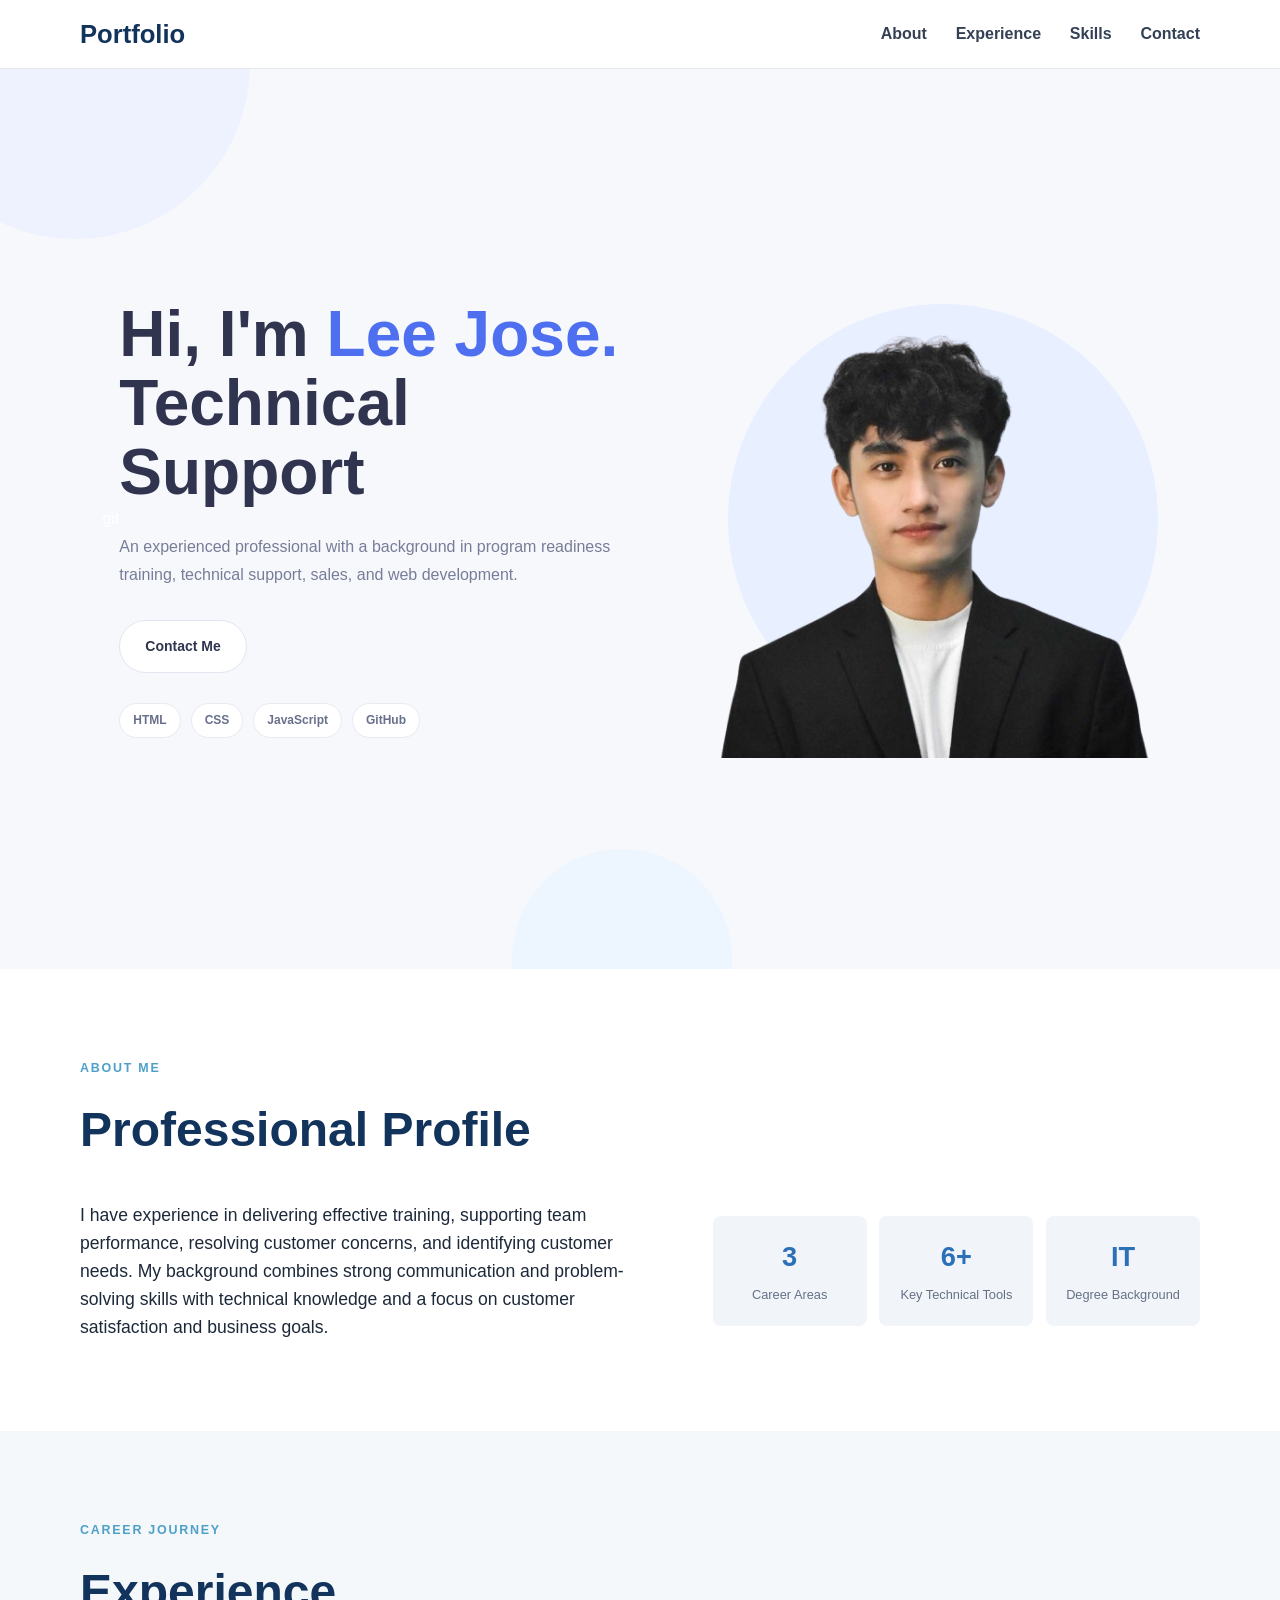
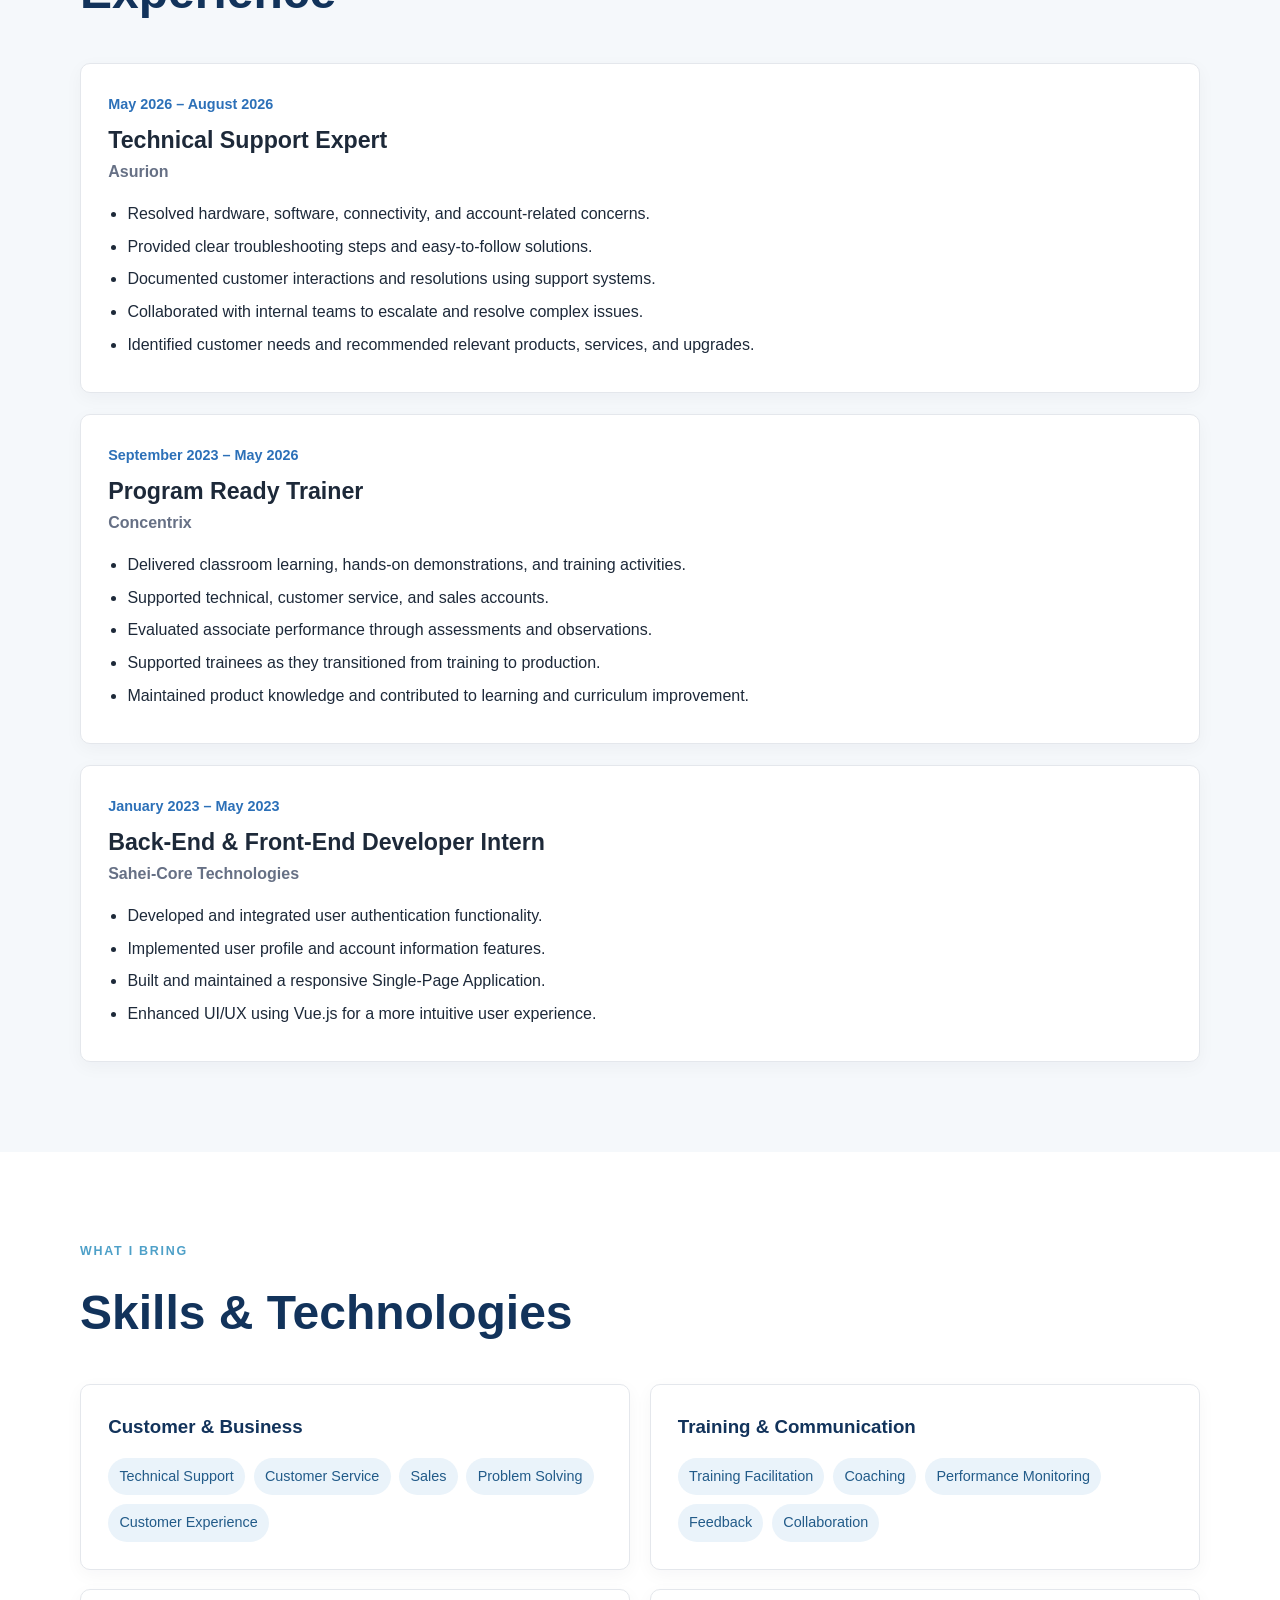
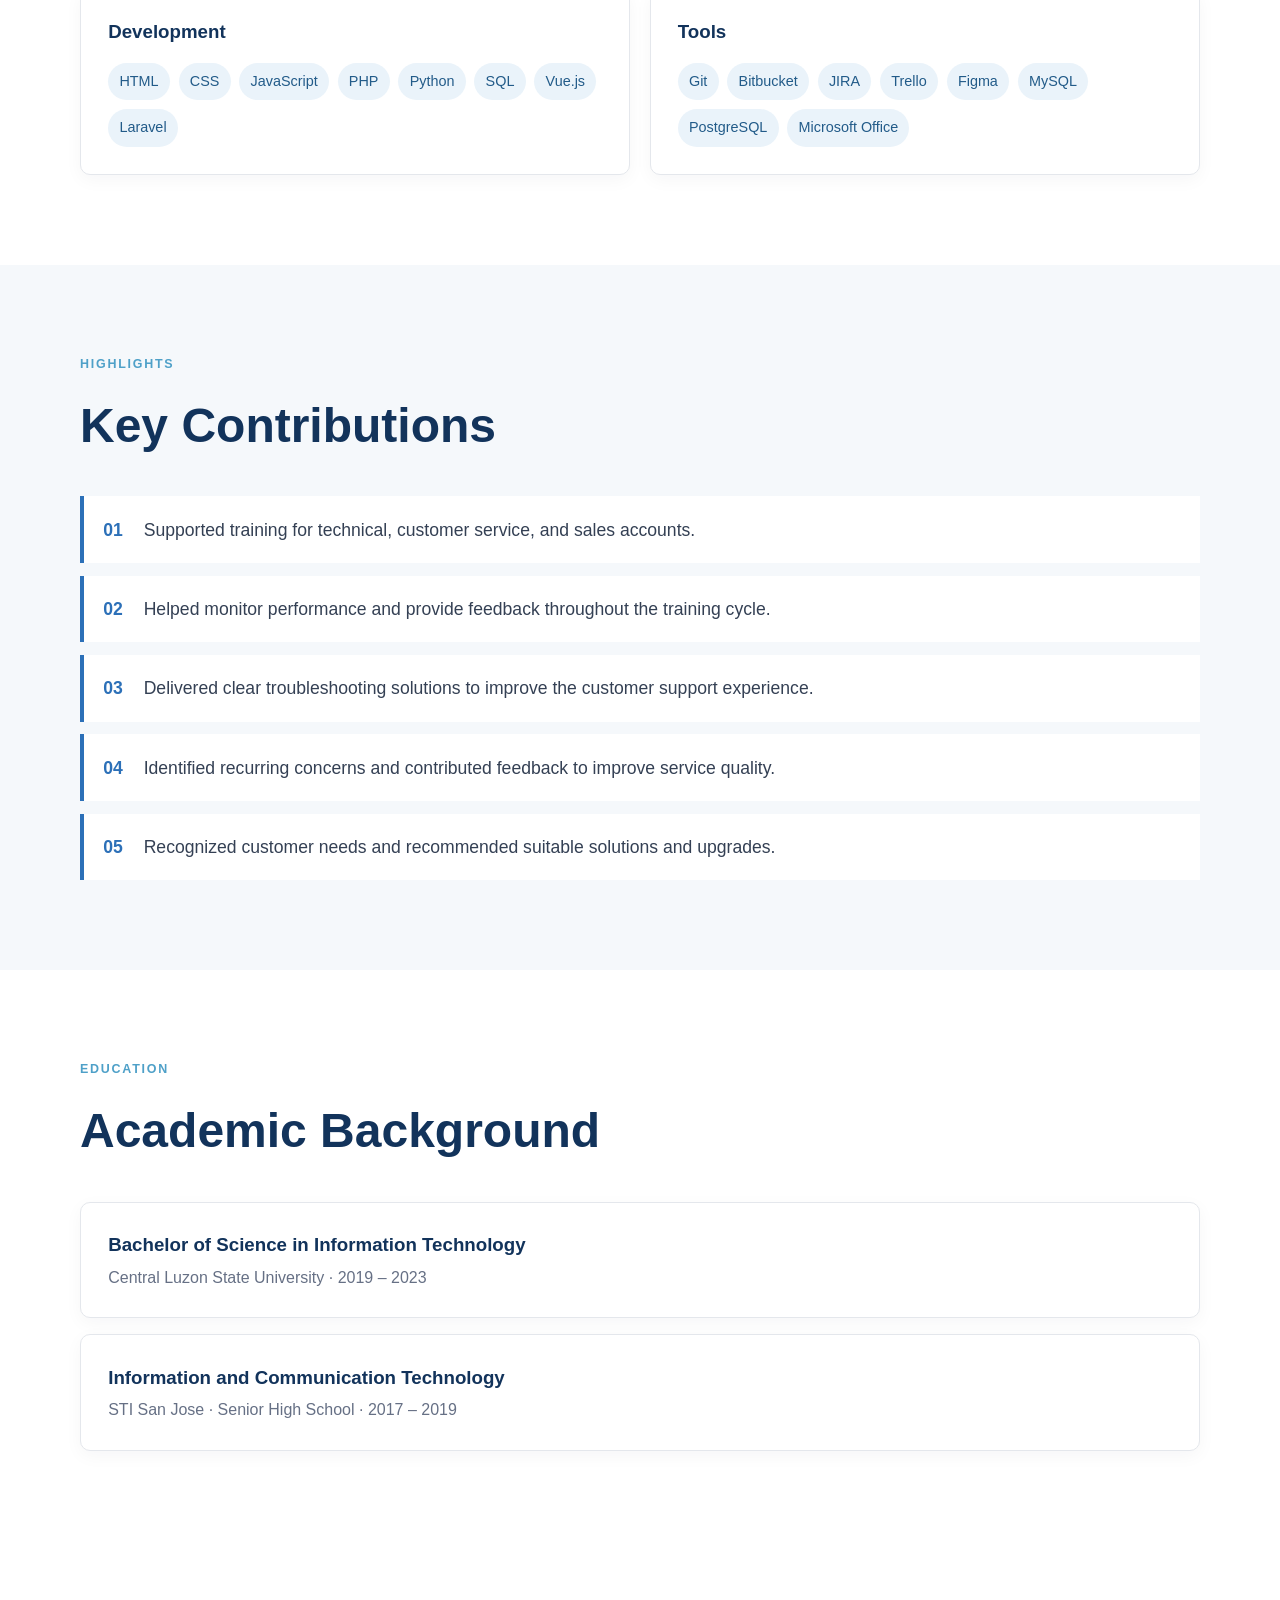
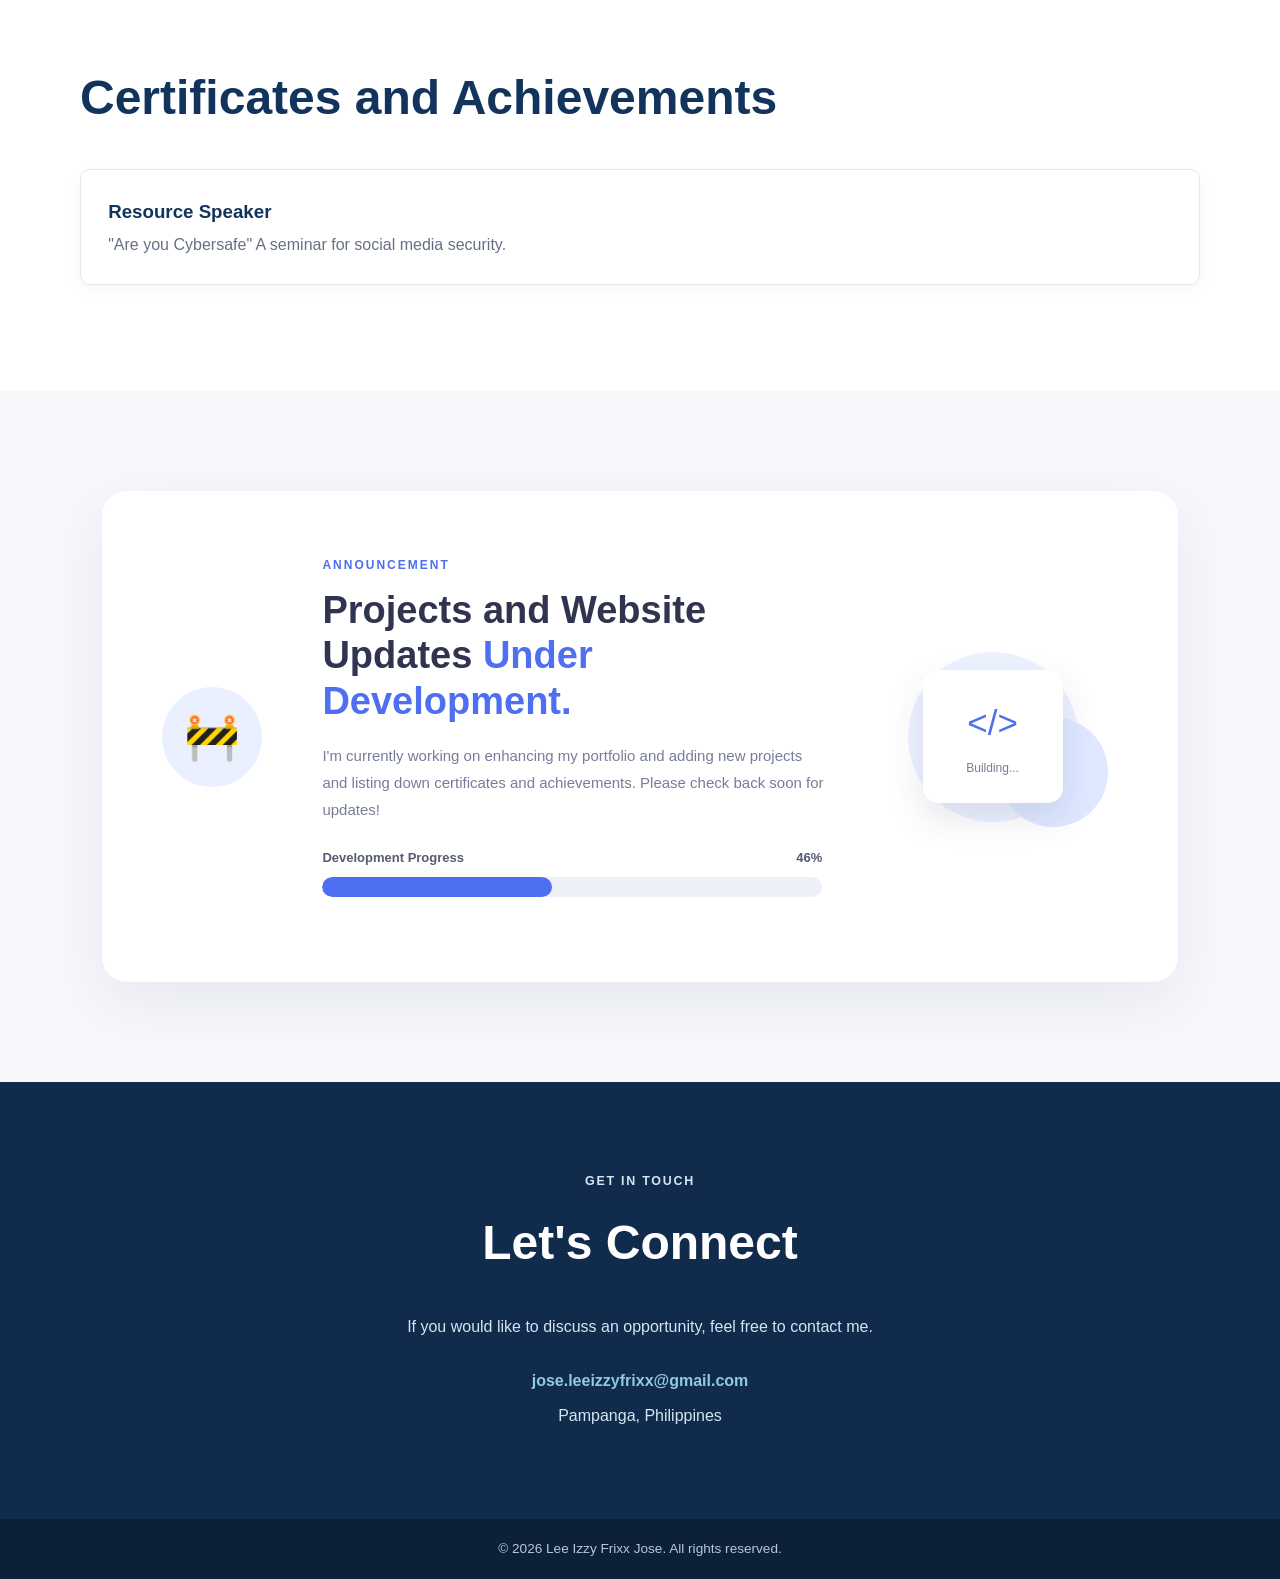
<file: index.html>
<!DOCTYPE html>
<html lang="en">
<head>
  <meta charset="UTF-8">
  <meta name="viewport" content="width=device-width, initial-scale=1.0">
  <title>Lee Izzy Frixx Jose | Portfolio</title>
  <link rel="stylesheet" href="style.css">
</head>
<body>

  <nav class="navbar">
    <div class="container nav-content">
      <a href="#home" class="logo">Portfolio</a>
      <button class="menu-btn" id="menuBtn" aria-label="Open menu">☰</button>
      <ul class="nav-links" id="navLinks">
        <li><a href="#about">About</a></li>
        <li><a href="#experience">Experience</a></li>
        <li><a href="#skills">Skills</a></li>
        <!--<li><a href="#projects">Project</a></li>-->
        <li><a href="#contact">Contact</a></li>
      </ul>
    </div>
  </nav>

  <main>
    <!--<section id="home" class="hero">
      <div class="container hero-content">
        <p class="eyebrow">HELLO, I'M</p>
        <h1>Lee Izzy Frixx Jose</h1>
        <h2>Technical Support · Customer Experience · Sales & Training</h2>
        <p class="hero-text">
          An experienced professional with a background in program readiness training,
          technical support, sales, and web development.
        </p>
        <div class="hero-buttons">
          <a href="#experience" class="btn primary">View Experience</a>
          <a href="#contact" class="btn secondary">Contact Me</a>
        </div>
      </div>
    </section> > -->

<!-- =========================
     HERO SECTION
========================= -->

<section class="hero" id="home">git 

    <!-- Background Decorations -->
    <div class="hero-shape shape-one"></div>
    <div class="hero-shape shape-two"></div>

    <div class="hero-container">

        <!-- LEFT CONTENT -->
        <div class="hero-content">
          <!--
            <p class="welcome-text">
                Welcome To My Portfolio
            </p>
              -->
            <h1>
                Hi, I'm <span>Lee Jose.</span>
                <br>
                <strong id="typing-text">Technical Support</strong>
            </h1>

            <p class="hero-description">
                An experienced professional with a background in program readiness training,
          technical support, sales, and web development.
            </p>

            <div class="hero-buttons">
              <!--
                <a href="#projects" class="btn primary-btn">
                    View My Projects
                    <span>↗</span>
                </a> 
                -->

                <a href="#contact" class="btn secondary-btn">
                    Contact Me
                </a>

            </div>

            <!-- Small Skills -->
            <div class="hero-skills">

                <span>HTML</span>
                <span>CSS</span>
                <span>JavaScript</span>
                <span>GitHub</span>

            </div>

        </div>


        <!-- RIGHT IMAGE -->
        <div class="hero-image">

            <div class="image-circle"></div>

            <!-- Replace this with your own image -->
            <img 
                src="images/Professional_Picture-removebg-preview.png"
                alt="Web Developer Illustration"
            >

            <!-- Floating Card 
            <div class="floating-card">
                <div class="code-icon">&lt;/&gt;</div>

                
                <div>
                    <strong>Building Ideas</strong>
                    <small>One line of code at a time.</small>
                </div>
            </div>
          -->
        </div>

    </div>

</section>

    <section id="about" class="section">
      <div class="container">
        <p class="section-label">ABOUT ME</p>
        <h2>Professional Profile</h2>
        <div class="about-grid">
          <p>
            I have experience in delivering effective training, supporting team
            performance, resolving customer concerns, and identifying customer needs.
            My background combines strong communication and problem-solving skills with
            technical knowledge and a focus on customer satisfaction and business goals.
          </p>
          <div class="stats">
            <div class="stat-card"><strong>3</strong><span>Career Areas</span></div>
            <div class="stat-card"><strong>6+</strong><span>Key Technical Tools</span></div>
            <div class="stat-card"><strong>IT</strong><span>Degree Background</span></div>
          </div>
        </div>
      </div>
    </section>

    <section id="experience" class="section alt">
      <div class="container">
        <p class="section-label">CAREER JOURNEY</p>
        <h2>Experience</h2>

        <div class="timeline">

          <article class="timeline-card">
            <span class="date">May 2026 – August 2026</span>
            <h3>Technical Support Expert</h3>
            <h4>Asurion</h4>
            <ul>
              <li>Resolved hardware, software, connectivity, and account-related concerns.</li>
              <li>Provided clear troubleshooting steps and easy-to-follow solutions.</li>
              <li>Documented customer interactions and resolutions using support systems.</li>
              <li>Collaborated with internal teams to escalate and resolve complex issues.</li>
              <li>Identified customer needs and recommended relevant products, services, and upgrades.</li>
            </ul>
          </article>

          <article class="timeline-card">
            <span class="date">September 2023 – May 2026</span>
            <h3>Program Ready Trainer</h3>
            <h4>Concentrix</h4>
            <ul>
              <li>Delivered classroom learning, hands-on demonstrations, and training activities.</li>
              <li>Supported technical, customer service, and sales accounts.</li>
              <li>Evaluated associate performance through assessments and observations.</li>
              <li>Supported trainees as they transitioned from training to production.</li>
              <li>Maintained product knowledge and contributed to learning and curriculum improvement.</li>
            </ul>
          </article>

          <article class="timeline-card">
            <span class="date">January 2023 – May 2023</span>
            <h3>Back-End & Front-End Developer Intern</h3>
            <h4>Sahei-Core Technologies</h4>
            <ul>
              <li>Developed and integrated user authentication functionality.</li>
              <li>Implemented user profile and account information features.</li>
              <li>Built and maintained a responsive Single-Page Application.</li>
              <li>Enhanced UI/UX using Vue.js for a more intuitive user experience.</li>
            </ul>
          </article>
        </div>
      </div>
    </section>

    <section id="skills" class="section">
      <div class="container">
        <p class="section-label">WHAT I BRING</p>
        <h2>Skills & Technologies</h2>

        <div class="skills-grid">
          <div class="skill-card">
            <h3>Customer & Business</h3>
            <div class="tags">
              <span>Technical Support</span><span>Customer Service</span>
              <span>Sales</span><span>Problem Solving</span>
              <span>Customer Experience</span>
            </div>
          </div>

          <div class="skill-card">
            <h3>Training & Communication</h3>
            <div class="tags">
              <span>Training Facilitation</span><span>Coaching</span>
              <span>Performance Monitoring</span><span>Feedback</span>
              <span>Collaboration</span>
            </div>
          </div>

          <div class="skill-card">
            <h3>Development</h3>
            <div class="tags">
              <span>HTML</span><span>CSS</span><span>JavaScript</span>
              <span>PHP</span><span>Python</span><span>SQL</span>
              <span>Vue.js</span><span>Laravel</span>
            </div>
          </div>

          <div class="skill-card">
            <h3>Tools</h3>
            <div class="tags">
              <span>Git</span><span>Bitbucket</span><span>JIRA</span>
              <span>Trello</span><span>Figma</span><span>MySQL</span>
              <span>PostgreSQL</span><span>Microsoft Office</span>
            </div>
          </div>
        </div>
      </div>
    </section>

    <section class="section alt">
      <div class="container">
        <p class="section-label">HIGHLIGHTS</p>
        <h2>Key Contributions</h2>
        <div class="contributions">
          <div>01 <span>Supported training for technical, customer service, and sales accounts.</span></div>
          <div>02 <span>Helped monitor performance and provide feedback throughout the training cycle.</span></div>
          <div>03 <span>Delivered clear troubleshooting solutions to improve the customer support experience.</span></div>
          <div>04 <span>Identified recurring concerns and contributed feedback to improve service quality.</span></div>
          <div>05 <span>Recognized customer needs and recommended suitable solutions and upgrades.</span></div>
        </div>
      </div>
    </section>

    <section class="section">
      <div class="container education">
        <p class="section-label">EDUCATION</p>
        <h2>Academic Background</h2>
        <div class="education-card">
          <h3>Bachelor of Science in Information Technology</h3>
          <p>Central Luzon State University · 2019 – 2023</p>
        </div>
        <div class="education-card">
          <h3>Information and Communication Technology</h3>
          <p>STI San Jose · Senior High School · 2017 – 2019</p>
        </div>
      </div>
    </section>
<!--============================
CERTIFICATES AND ACHIEVEMENTS
================================-->
    <section class="section">
      <div class="container education">
        <p class="section-label"></p>
        <h2>Certificates and Achievements</h2>
        <div class="education-card">
          <h3>Resource Speaker</h3>
          <p>"Are you Cybersafe" A seminar for social media security.</p>
        </div>
<!--
        <div class="education-card">
          <h3>Information and Communication Technology</h3>
          <p>STI San Jose · Senior High School · 2017 – 2019</p>
        </div>
      </div>-->
    </section>


    
<!-- =========================
     UNDER DEVELOPMENT SECTION
========================= -->

<section class="development-section" id="announcement">

    <div class="development-container">

        <!-- Icon -->
        <div class="development-icon">
            🚧
        </div>

        <!-- Content -->
        <div class="development-content">

            <span class="announcement-tag">
                ANNOUNCEMENT
            </span>

            <h2>
                Projects and Website Updates
                <span>Under Development.</span>
            </h2>

            <p>
                I'm currently working on enhancing my portfolio and adding new projects and listing down certificates and achievements. Please check back soon for updates!
            </p>

            <!-- Progress Bar -->
            <div class="progress-container">

                <div class="progress-info">
                    <span>Development Progress</span>
                    <span id="progress-number">46%</span>
                </div>

                <div class="progress-bar">
                    <div class="progress" id="progress-bar"></div>
                </div>

            </div>

            <!-- Button 
            <a href="#projects" class="development-btn">
                Explore Current Projects →
            </a>-->

        </div>

        <!-- Decorative Elements -->
        <div class="development-decoration">

            <div class="circle circle-one"></div>
            <div class="circle circle-two"></div>

            <div class="code-card">
                <span>&lt;/&gt;</span>
                <p>Building...</p>
            </div>

        </div>

    </div>

</section>
  
    <section id="contact" class="contact">
      <div class="container">
        <p class="section-label">GET IN TOUCH</p>
        <h2>Let's Connect</h2>
        <p>If you would like to discuss an opportunity, feel free to contact me.</p>
        <div class="contact-links">
          <a href="mailto:jose.leeizzyfrixx@gmail.com">jose.leeizzyfrixx@gmail.com</a>
          <span>Pampanga, Philippines</span>
        </div>
      </div>
    </section>
  </main>

  <footer>
    <p>© <span id="year"></span> Lee Izzy Frixx Jose. All rights reserved.</p>
  </footer>

  <script src="script.js"></script>
</body>
</html>
</file>
<file: style.css>
* { box-sizing: border-box; margin: 0; padding: 0; }
html { scroll-behavior: smooth; }
body {
  font-family: Arial, Helvetica, sans-serif;
  color: #1d2939;
  background: #ffffff;
  line-height: 1.6;
}
.container { width: min(1120px, 90%); margin: auto; }

.navbar {
  position: sticky; top: 0; z-index: 100;
  background: rgba(255,255,255,.96);
  border-bottom: 1px solid #e5e7eb;
}
.nav-content { min-height: 68px; display: flex; align-items: center; justify-content: space-between; }
.logo { text-decoration: none; font-weight: 800; font-size: 1.6rem; color: #12335b; }
.nav-links { list-style: none; display: flex; gap: 1.8rem; }
.nav-links a { text-decoration: none; color: #344054; font-weight: 600; }
.nav-links a:hover { color: #2c70b8; }
.menu-btn { display: none; border: 0; background: none; font-size: 1.5rem; cursor: pointer; }

.hero {
  min-height: 600px; display: flex; align-items: center;
  background: linear-gradient(135deg, #102b4c, #1f5d95);
  color: white;
}
.hero-content { max-width: 850px; }
.eyebrow, .section-label { letter-spacing: .14em; font-size: .78rem; font-weight: 700; color: #4ea0c8; margin-bottom: .8rem; }
.hero .eyebrow { color: #8fc9e5; }
h1 { font-size: clamp(2.7rem, 7vw, 5rem); line-height: 1.05; margin-bottom: 1rem; }
.hero h2 { font-size: clamp(1.2rem, 3vw, 1.7rem); font-weight: 400; color: #dbeafe; }
.hero-text { margin: 1.5rem 0 2rem; max-width: 680px; color: #e7eef7; font-size: 1.08rem; }
.hero-buttons { display: flex; gap: 1rem; flex-wrap: wrap; }
.btn { display: inline-block; padding: .85rem 1.25rem; border-radius: 6px; text-decoration: none; font-weight: 700; }
.primary { background: #ffffff; color: #12335b; }
.secondary { border: 1px solid #b9d8ea; color: white; }

.section { padding: 90px 0; }
.section.alt { background: #f5f8fb; }
.section h2, .contact h2 { font-size: clamp(2rem, 4vw, 3rem); color: #12335b; margin-bottom: 2rem; }
.about-grid { display: grid; grid-template-columns: 1.2fr 1fr; gap: 3rem; align-items: center; font-size: 1.1rem; }
.stats { display: grid; grid-template-columns: repeat(3, 1fr); gap: .8rem; }
.stat-card { background: #f1f5f9; padding: 1.2rem .8rem; text-align: center; border-radius: 8px; }
.stat-card strong { display: block; font-size: 1.7rem; color: #2c70b8; }
.stat-card span { font-size: .8rem; color: #667085; }

.timeline { display: grid; gap: 1.3rem; }
.timeline-card, .skill-card, .education-card {
  background: white; border: 1px solid #e4e7ec; border-radius: 10px; padding: 1.7rem;
  box-shadow: 0 5px 18px rgba(16, 24, 40, .04);
}
.timeline-card .date { color: #2c70b8; font-weight: 700; font-size: .9rem; }
.timeline-card h3 { font-size: 1.45rem; margin-top: .35rem; }
.timeline-card h4 { color: #667085; margin-bottom: 1rem; }
.timeline-card ul { padding-left: 1.2rem; }
.timeline-card li { margin: .45rem 0; }

.skills-grid { display: grid; grid-template-columns: repeat(2, 1fr); gap: 1.2rem; }
.skill-card h3 { color: #12335b; margin-bottom: 1rem; }
.tags { display: flex; flex-wrap: wrap; gap: .55rem; }
.tags span { background: #eaf3fa; color: #225b89; padding: .45rem .7rem; border-radius: 999px; font-size: .9rem; }

.contributions { display: grid; gap: .8rem; }
.contributions div {
  padding: 1.2rem; background: white; border-left: 4px solid #2c70b8;
  font-size: 1.1rem; font-weight: 800; color: #2c70b8;
}
.contributions span { color: #344054; font-weight: 400; margin-left: 1rem; }

.education-card { margin-bottom: 1rem; }
.education-card h3 { color: #12335b; margin-bottom: .3rem; }
.education-card p { color: #667085; }

.contact { background: #102b4c; color: white; padding: 90px 0; text-align: center; }
.contact h2 { color: white; }
.contact p { color: #d6e5f1; }
.contact-links { margin-top: 1.8rem; display: flex; flex-direction: column; gap: .6rem; }
.contact-links a { color: #8fc9e5; text-decoration: none; font-weight: 700; }
.contact-links span { color: #d6e5f1; }

footer { text-align: center; padding: 1.2rem; background: #0c2038; color: #b8c7d8; font-size: .85rem; }

@media (max-width: 700px) {
  .menu-btn { display: block; }
  .nav-links {
    display: none; position: absolute; top: 68px; left: 0; right: 0;
    background: white; padding: 1rem 5%; flex-direction: column; gap: 1rem;
    border-bottom: 1px solid #e5e7eb;
  }
  .nav-links.show { display: flex; }
  .about-grid, .skills-grid { grid-template-columns: 1fr; }
  .stats { grid-template-columns: 1fr 1fr 1fr; }
  .contributions span { display: block; margin: .4rem 0 0; }
}

/* =========================
   PROJECTS SECTION
========================= */

.projects {
    padding: 100px 10%;
    background: #f8f9fa;
}

.projects-container {
    max-width: 1200px;
    margin: auto;
}

/* Section Title */

.section-title {
    text-align: center;
    margin-bottom: 50px;
}

.section-title p {
    color: #007bff;
    font-weight: bold;
    letter-spacing: 2px;
    margin-bottom: 10px;
}

.section-title h2 {
    font-size: 40px;
    margin-bottom: 15px;
}

.section-title span {
    color: #666;
    font-size: 16px;
}

/* Projects Grid */

.projects-grid {
    display: grid;
    grid-template-columns: repeat(3, 1fr);
    gap: 30px;
}

/* Project Card */

.project-card {
    background: #ffffff;
    border-radius: 15px;
    overflow: hidden;
    box-shadow: 0 5px 20px rgba(0, 0, 0, 0.08);
    transition: 0.3s ease;
}

.project-card:hover {
    transform: translateY(-10px);
    box-shadow: 0 15px 30px rgba(0, 0, 0, 0.15);
}

/* Project Image */

.project-image {
    width: 100%;
    height: 200px;
    overflow: hidden;
}

.project-image img {
    width: 100%;
    height: 100%;
    object-fit: cover;
    transition: 0.4s;
}

.project-card:hover .project-image img {
    transform: scale(1.05);
}

/* Project Content */

.project-content {
    padding: 25px;
}

.project-content h3 {
    font-size: 22px;
    margin-bottom: 15px;
}

.project-content p {
    color: #666;
    line-height: 1.6;
    margin-bottom: 20px;
}

/* Technology Tags */

.project-tools {
    display: flex;
    flex-wrap: wrap;
    gap: 8px;
    margin-bottom: 25px;
}

.project-tools span {
    background: #eef3ff;
    color: #007bff;
    padding: 6px 12px;
    border-radius: 20px;
    font-size: 13px;
}

/* Buttons */

.project-buttons {
    display: flex;
    gap: 10px;
}

.project-buttons a {
    text-decoration: none;
    padding: 10px 18px;
    border-radius: 6px;
    font-size: 14px;
    font-weight: 500;
    transition: 0.3s;
}

.demo-btn {
    background: #007bff;
    color: white;
}

.demo-btn:hover {
    background: #0056b3;
}

.github-btn {
    border: 1px solid #333;
    color: #333;
}

.github-btn:hover {
    background: #333;
    color: white;
}

/* Mobile Responsive */

@media (max-width: 900px) {
    .projects-grid {
        grid-template-columns: repeat(2, 1fr);
    }
}

@media (max-width: 600px) {

    .projects {
        padding: 70px 7%;
    }

    .projects-grid {
        grid-template-columns: 1fr;
    }

    .section-title h2 {
        font-size: 32px;
    }
}

/* =========================
   HERO SECTION
========================= */

.hero {
    position: relative;
    min-height: 100vh;
    background: #f7f8fc;
    overflow: hidden;
    display: flex;
    align-items: center;
    padding: 80px 8%;
}

/* Container */

.hero-container {
    width: 100%;
    max-width: 1200px;
    margin: auto;

    display: grid;
    grid-template-columns: 1fr 1fr;
    align-items: center;
    gap: 50px;
}


/* =========================
   LEFT CONTENT
========================= */

.hero-content {
    position: relative;
    z-index: 2;
}

.welcome-text {
    color: #4d6ff0;
    font-size: 20px;
    font-weight: 700;
    margin-bottom: 18px;
}

.hero-content h1 {
    color: #30344f;
    font-size: clamp(42px, 5vw, 68px);
    line-height: 1.08;
    font-weight: 800;
    margin: 0 0 25px;
}

.hero-content h1 span {
    color: #4d6ff0;
}

.hero-content h1 strong {
    color: #30344f;
}


/* Description */

.hero-description {
    max-width: 560px;
    color: #777d98;
    font-size: 16px;
    line-height: 1.8;
    margin-bottom: 30px;
}


/* =========================
   BUTTONS
========================= */

.hero-buttons {
    display: flex;
    gap: 15px;
    flex-wrap: wrap;
}

.btn {
    display: inline-flex;
    align-items: center;
    gap: 10px;

    padding: 14px 25px;
    border-radius: 30px;

    text-decoration: none;
    font-size: 14px;
    font-weight: 700;

    transition: all 0.3s ease;
}

.primary-btn {
    background: #4d6ff0;
    color: white;
    box-shadow: 0 10px 25px rgba(77, 111, 240, 0.25);
}

.primary-btn:hover {
    transform: translateY(-4px);
    box-shadow: 0 15px 30px rgba(77, 111, 240, 0.35);
}

.primary-btn span {
    font-size: 18px;
}

.secondary-btn {
    background: white;
    color: #30344f;
    border: 1px solid #e2e5ef;
}

.secondary-btn:hover {
    background: #4d6ff0;
    color: white;
    transform: translateY(-4px);
}


/* =========================
   SKILLS
========================= */

.hero-skills {
    display: flex;
    gap: 10px;
    flex-wrap: wrap;
    margin-top: 30px;
}

.hero-skills span {
    background: white;
    color: #69708b;

    padding: 7px 13px;
    border-radius: 20px;

    font-size: 12px;
    font-weight: 600;

    border: 1px solid #e8eaf1;
}


/* =========================
   RIGHT IMAGE
========================= */

.hero-image {
    position: relative;
    min-height: 500px;

    display: flex;
    justify-content: center;
    align-items: center;
}


/* Blue Circle */

.image-circle {
    position: absolute;

    width: 430px;
    height: 430px;

    background: #e8efff;
    border-radius: 50%;

    right: 20px;
}


/* Illustration */

.hero-image img {
    position: relative;
    z-index: 2;

    width: 90%;
    max-width: 500px;

    object-fit: contain;

    animation: floating 4s ease-in-out infinite;
}


/* =========================
   FLOATING CARD
========================= */

.floating-card {
    position: absolute;

    z-index: 4;

    left: 20px;
    bottom: 60px;

    display: flex;
    align-items: center;
    gap: 12px;

    background: rgba(255, 255, 255, 0.95);

    padding: 15px 20px;

    border-radius: 14px;

    box-shadow: 0 15px 35px rgba(40, 55, 100, 0.12);

    animation: floatingCard 3s ease-in-out infinite;
}

.code-icon {
    width: 40px;
    height: 40px;

    display: flex;
    align-items: center;
    justify-content: center;

    background: #4d6ff0;
    color: white;

    border-radius: 10px;

    font-weight: 700;
}

.floating-card strong {
    display: block;
    color: #30344f;
    font-size: 13px;
}

.floating-card small {
    display: block;
    color: #8a90a5;
    font-size: 11px;
    margin-top: 3px;
}


/* =========================
   BACKGROUND SHAPES
========================= */

.hero-shape {
    position: absolute;
    border-radius: 50%;
    pointer-events: none;
}

.shape-one {
    width: 350px;
    height: 350px;

    background: #eef2ff;

    top: -180px;
    left: -100px;
}

.shape-two {
    width: 220px;
    height: 220px;

    background: #edf5ff;

    bottom: -100px;
    left: 40%;
}


/* =========================
   ANIMATIONS
========================= */

@keyframes floating {

    0%,
    100% {
        transform: translateY(0);
    }

    50% {
        transform: translateY(-12px);
    }
}

@keyframes floatingCard {

    0%,
    100% {
        transform: translateY(0);
    }

    50% {
        transform: translateY(-8px);
    }
}


/* =========================
   RESPONSIVE
========================= */

@media (max-width: 900px) {

    .hero {
        padding: 80px 6%;
    }

    .hero-container {
        grid-template-columns: 1fr;
        text-align: center;
    }

    .hero-content {
        order: 1;
    }

    .hero-image {
        order: 2;
        min-height: 400px;
    }

    .hero-description {
        margin-left: auto;
        margin-right: auto;
    }

    .hero-buttons {
        justify-content: center;
    }

    .hero-skills {
        justify-content: center;
    }

    .image-circle {
        width: 350px;
        height: 350px;
    }

    .floating-card {
        left: 10%;
    }
}


@media (max-width: 500px) {

    .hero {
        padding: 60px 5%;
    }

    .hero-content h1 {
        font-size: 40px;
    }

    .welcome-text {
        font-size: 16px;
    }

    .hero-image {
        min-height: 300px;
    }

    .image-circle {
        width: 270px;
        height: 270px;
    }

    .hero-image img {
        width: 100%;
    }

    .floating-card {
        transform: scale(0.85);
        left: 0;
        bottom: 20px;
    }
}

/* =========================
   UNDER DEVELOPMENT SECTION
========================= */

.development-section {
    padding: 100px 8%;
    background: #f7f8fc;
    overflow: hidden;
}

.development-container {
    max-width: 1200px;
    margin: auto;

    background: #ffffff;
    border-radius: 25px;

    padding: 60px;

    display: grid;
    grid-template-columns: 120px 1fr 250px;
    align-items: center;
    gap: 40px;

    position: relative;

    box-shadow: 0 20px 60px rgba(40, 50, 100, 0.08);
}


/* =========================
   ICON
========================= */

.development-icon {
    width: 100px;
    height: 100px;

    display: flex;
    align-items: center;
    justify-content: center;

    background: #eaf0ff;

    border-radius: 50%;

    font-size: 45px;

    animation: bounce 2s infinite;
}


/* =========================
   CONTENT
========================= */

.announcement-tag {
    display: inline-block;

    color: #4d6ff0;

    font-size: 12px;
    font-weight: 700;

    letter-spacing: 2px;

    margin-bottom: 12px;
}

.development-content h2 {
    font-size: 38px;
    line-height: 1.2;

    color: #30344f;

    margin-bottom: 18px;
}

.development-content h2 span {
    color: #4d6ff0;
}

.development-content p {
    max-width: 650px;

    color: #777d98;

    font-size: 15px;
    line-height: 1.8;

    margin-bottom: 25px;
}


/* =========================
   PROGRESS BAR
========================= */

.progress-container {
    max-width: 500px;

    margin-bottom: 25px;
}

.progress-info {
    display: flex;
    justify-content: space-between;

    font-size: 13px;
    font-weight: 600;

    color: #555b73;

    margin-bottom: 8px;
}

.progress-bar {
    width: 100%;
    height: 20px;

    background: #edf0f7;

    border-radius: 20px;

    overflow: hidden;
}

.progress {
    width: 0%;
    height: 100%;

    background: #4d6ff0;

    border-radius: 20px;

    transition: width 2s ease;
}


/* =========================
   BUTTON
========================= */

.development-btn {
    display: inline-block;

    background: #4d6ff0;

    color: white;

    text-decoration: none;

    padding: 13px 22px;

    border-radius: 30px;

    font-size: 14px;
    font-weight: 600;

    transition: 0.3s ease;
}

.development-btn:hover {
    transform: translateY(-3px);

    background: #3d5fe0;

    box-shadow: 0 10px 25px rgba(77, 111, 240, 0.25);
}


/* =========================
   DECORATION
========================= */

.development-decoration {
    position: relative;

    height: 180px;

    display: flex;
    align-items: center;
    justify-content: center;
}

.circle {
    position: absolute;

    border-radius: 50%;
}

.circle-one {
    width: 170px;
    height: 170px;

    background: #edf2ff;
}

.circle-two {
    width: 110px;
    height: 110px;

    background: #dfe8ff;

    right: 10px;
    bottom: 0;
}


/* Code Card */

.code-card {
    position: relative;

    z-index: 2;

    width: 140px;

    background: white;

    padding: 25px;

    text-align: center;

    border-radius: 15px;

    box-shadow: 0 15px 35px rgba(40, 50, 100, 0.12);

    animation: floating 3s ease-in-out infinite;
}

.code-card span {
    display: block;

    font-size: 35px;

    color: #4d6ff0;

    margin-bottom: 8px;
}

.code-card p {
    margin: 0;

    font-size: 12px;

    color: #777d98;
}


/* =========================
   ANIMATIONS
========================= */

@keyframes bounce {

    0%,
    100% {
        transform: translateY(0);
    }

    50% {
        transform: translateY(-10px);
    }
}


@keyframes floating {

    0%,
    100% {
        transform: translateY(0);
    }

    50% {
        transform: translateY(-12px);
    }
}


/* =========================
   RESPONSIVE DESIGN
========================= */

@media (max-width: 900px) {

    .development-container {
        grid-template-columns: 1fr;

        text-align: center;
    }

    .development-icon {
        margin: auto;
    }

    .development-content {
        text-align: center;
    }

    .progress-container {
        margin-left: auto;
        margin-right: auto;
    }

    .development-decoration {
        margin-top: 20px;
    }
}


@media (max-width: 600px) {

    .development-section {
        padding: 70px 5%;
    }

    .development-container {
        padding: 40px 25px;
    }

    .development-content h2 {
        font-size: 30px;
    }
}
</file>
